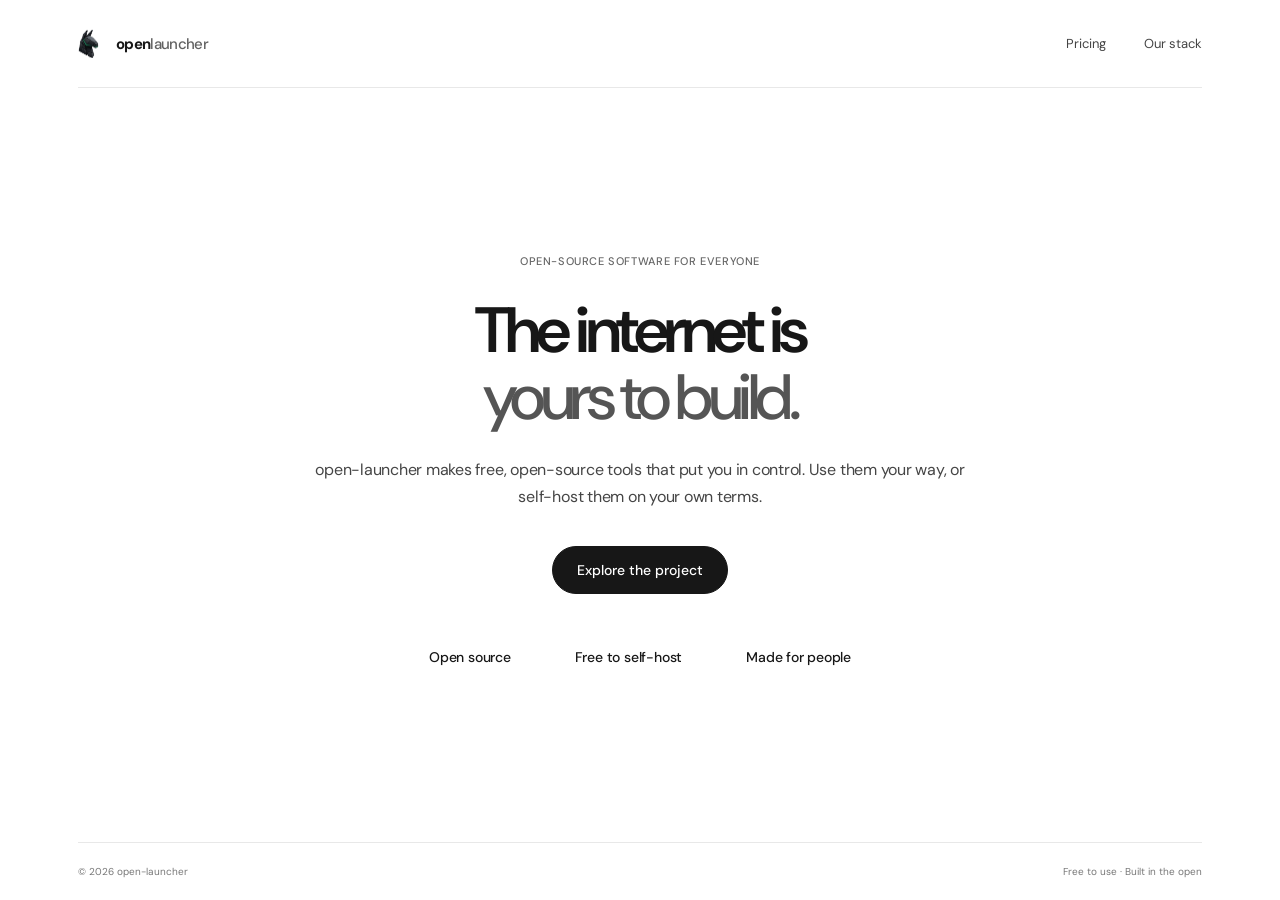
<file: index.html>
<!doctype html>
<html lang="en">
  <head>
    <meta charset="utf-8">
    <meta name="viewport" content="width=device-width, initial-scale=1">
    <meta name="theme-color" content="#ffffff">
    <meta name="description" content="open-launcher makes open-source tools you can run on your own terms. Free to use, free to self-host, and built in the open.">
    <title>open-launcher — Software on your terms</title>
    <link rel="stylesheet" href="styles.css">
  </head>
  <body>
    <main class="page-shell">
      <header class="site-header" aria-label="Site header">
        <a class="wordmark" href="#home" aria-label="Open Launcher home">
          <span class="wordmark-symbol" aria-hidden="true">
            <img src="assets/white-mode-logo.png" alt="">
          </span>
          <span>open<span class="wordmark-light">launcher</span></span>
        </a>
        <nav class="site-nav" aria-label="Primary navigation">
          <a href="pricing.html">Pricing</a>
          <a href="stack.html">Our stack</a>
        </nav>
      </header>

      <section class="hero" id="home" aria-labelledby="hero-title">
        <div class="hero-copy">
          <p class="eyebrow">Open-source software for everyone</p>
          <h1 id="hero-title">The internet is<br><em>yours to build.</em></h1>
          <p class="intro">open-launcher makes free, open-source tools that put you in control. Use them your way, or self-host them on your own terms.</p>
          <a class="primary-button" href="https://github.com/theopenlauncher" target="_blank" rel="noreferrer">Explore the project</a>
          <ul class="principles" aria-label="Open Launcher principles">
            <li>Open source</li>
            <li>Free to self-host</li>
            <li>Made for people</li>
          </ul>
        </div>
      </section>

      <footer class="site-footer">
        <span>© 2026 open-launcher</span>
        <span>Free to use · Built in the open</span>
      </footer>
    </main>
  </body>
</html>
</file>
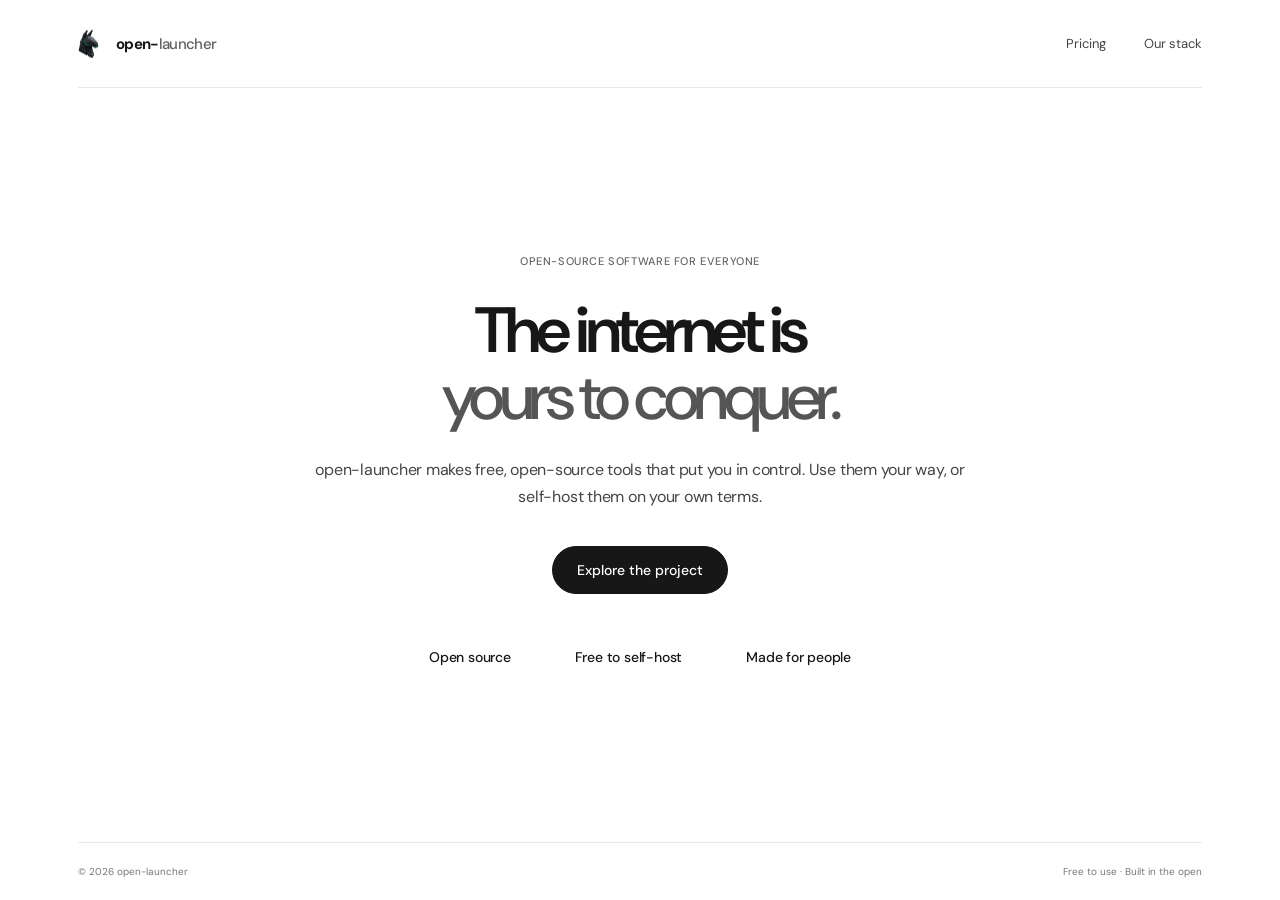
<file: public/index.html>
<!doctype html>
<html lang="en">
  <head>
    <meta charset="utf-8">
    <meta name="viewport" content="width=device-width, initial-scale=1">
    <meta name="theme-color" content="#ffffff">
    <meta name="description" content="open-launcher makes open-source tools you can run on your own terms. Free to use, free to self-host, and built in the open.">
    <title>open-launcher — Software on your terms</title>
    <link rel="stylesheet" href="styles.css">
  </head>
  <body>
    <main class="page-shell">
      <header class="site-header" aria-label="Site header">
        <a class="wordmark" href="#home" aria-label="open-launcher home">
          <span class="wordmark-symbol" aria-hidden="true">
            <img src="assets/white-mode-logo.png" alt="">
          </span>
          <span>open-<span class="wordmark-light">launcher</span></span>
        </a>
        <nav class="site-nav" aria-label="Primary navigation">
          <a href="pricing">Pricing</a>
          <a href="stack">Our stack</a>
        </nav>
      </header>

      <section class="hero" id="home" aria-labelledby="hero-title">
        <div class="hero-copy">
          <p class="eyebrow">Open-source software for everyone</p>
          <h1 id="hero-title">The internet is<br><em>yours to conquer.</em></h1>
          <p class="intro">open-launcher makes free, open-source tools that put you in control. Use them your way, or self-host them on your own terms.</p>
          <a class="primary-button" href="https://github.com/theopenlauncher" target="_blank" rel="noreferrer">Explore the project</a>
          <ul class="principles" aria-label="open-launcher principles">
            <li>Open source</li>
            <li>Free to self-host</li>
            <li>Made for people</li>
          </ul>
        </div>
      </section>

      <footer class="site-footer">
        <span>© 2026 open-launcher</span>
        <span>Free to use · Built in the open</span>
      </footer>
    </main>
  </body>
</html>
</file>
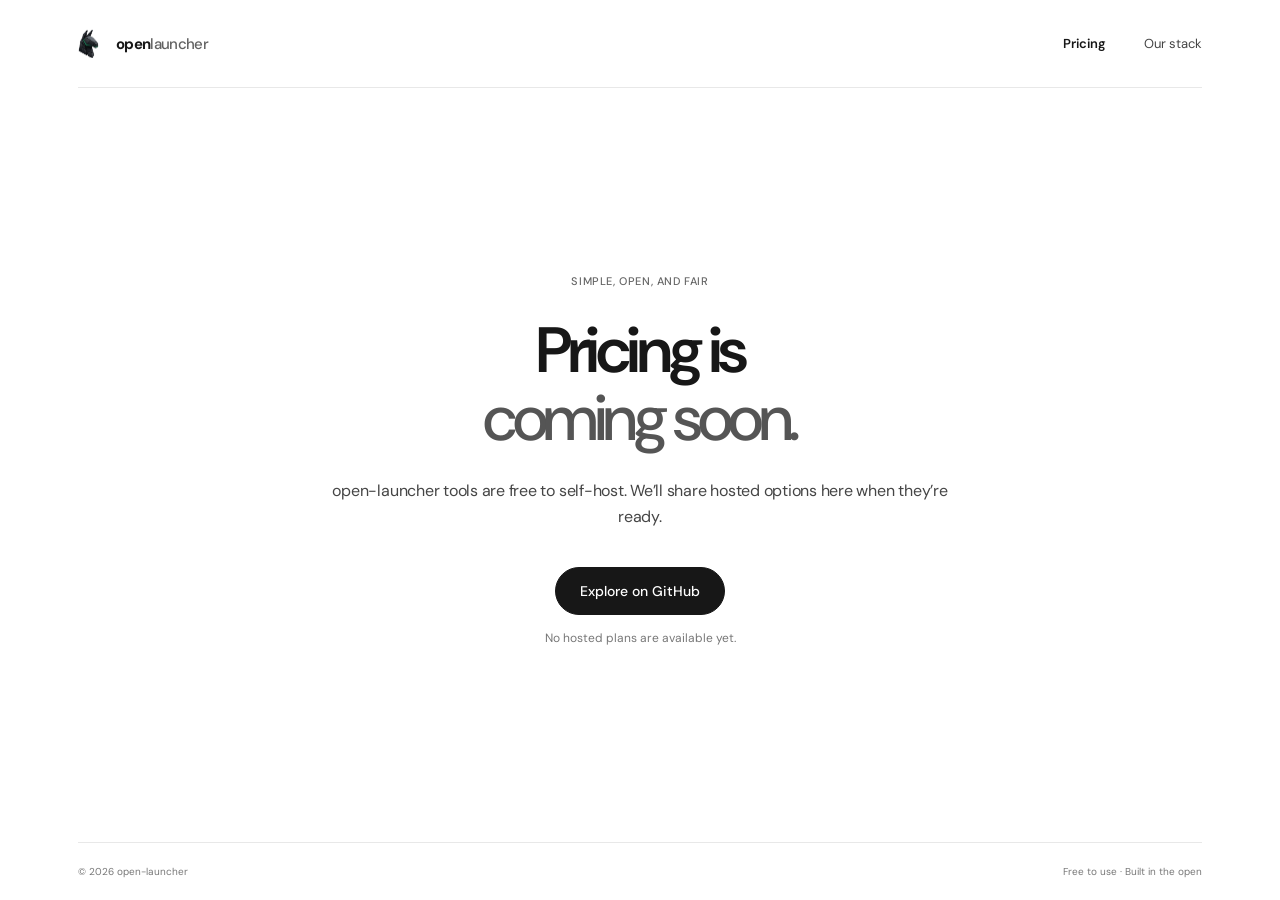
<file: pricing.html>
<!doctype html>
<html lang="en">
  <head>
    <meta charset="utf-8">
    <meta name="viewport" content="width=device-width, initial-scale=1">
    <meta name="theme-color" content="#ffffff">
    <meta name="description" content="open-launcher is free to self-host. Hosted options and pricing are coming soon.">
    <title>Pricing — open-launcher</title>
    <link rel="stylesheet" href="styles.css">
  </head>
  <body>
    <main class="page-shell">
      <header class="site-header" aria-label="Site header">
        <a class="wordmark" href="index.html" aria-label="Open Launcher home">
          <span class="wordmark-symbol" aria-hidden="true"><img src="assets/white-mode-logo.png" alt=""></span>
          <span>open<span class="wordmark-light">launcher</span></span>
        </a>
        <nav class="site-nav" aria-label="Primary navigation">
          <a href="pricing.html" aria-current="page">Pricing</a>
          <a href="stack.html">Our stack</a>
        </nav>
      </header>

      <section class="hero" aria-labelledby="page-title">
        <div class="hero-copy subpage-copy">
          <p class="eyebrow">Simple, open, and fair</p>
          <h1 id="page-title">Pricing is<br><em>coming soon.</em></h1>
          <p class="intro">open-launcher tools are free to self-host. We’ll share hosted options here when they’re ready.</p>
          <a class="primary-button" href="https://github.com/theopenlauncher" target="_blank" rel="noreferrer">Explore on GitHub</a>
          <p class="page-note">No hosted plans are available yet.</p>
        </div>
      </section>

      <footer class="site-footer">
        <span>© 2026 open-launcher</span>
        <span>Free to use · Built in the open</span>
      </footer>
    </main>
  </body>
</html>
</file>
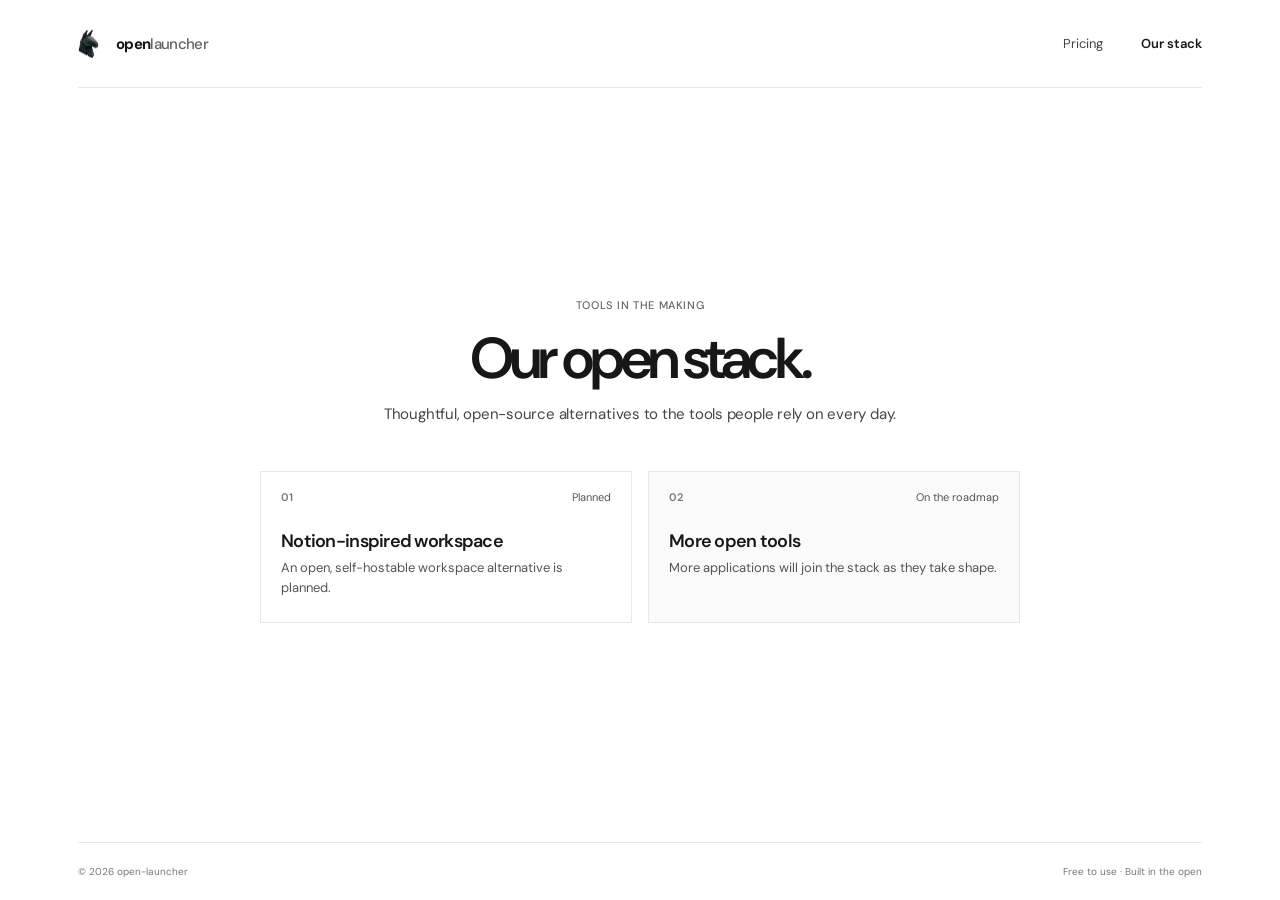
<file: stack.html>
<!doctype html>
<html lang="en">
  <head>
    <meta charset="utf-8">
    <meta name="viewport" content="width=device-width, initial-scale=1">
    <meta name="theme-color" content="#ffffff">
    <meta name="description" content="Explore the open-source alternatives open-launcher is building.">
    <title>Our stack — open-launcher</title>
    <link rel="stylesheet" href="styles.css">
  </head>
  <body>
    <main class="page-shell">
      <header class="site-header" aria-label="Site header">
        <a class="wordmark" href="index.html" aria-label="Open Launcher home">
          <span class="wordmark-symbol" aria-hidden="true"><img src="assets/white-mode-logo.png" alt=""></span>
          <span>open<span class="wordmark-light">launcher</span></span>
        </a>
        <nav class="site-nav" aria-label="Primary navigation">
          <a href="pricing.html">Pricing</a>
          <a href="stack.html" aria-current="page">Our stack</a>
        </nav>
      </header>

      <section class="stack-page" aria-labelledby="page-title">
        <div class="stack-heading">
          <p class="eyebrow">Tools in the making</p>
          <h1 id="page-title">Our open stack.</h1>
          <p class="intro">Thoughtful, open-source alternatives to the tools people rely on every day.</p>
        </div>
        <div class="product-grid" aria-label="Planned applications">
          <article class="product-card">
            <div class="product-card-top"><span class="product-index">01</span><span class="product-status">Planned</span></div>
            <h2>Notion-inspired workspace</h2>
            <p>An open, self-hostable workspace alternative is planned.</p>
          </article>
          <article class="product-card product-card-next">
            <div class="product-card-top"><span class="product-index">02</span><span class="product-status">On the roadmap</span></div>
            <h2>More open tools</h2>
            <p>More applications will join the stack as they take shape.</p>
          </article>
        </div>
      </section>

      <footer class="site-footer">
        <span>© 2026 open-launcher</span>
        <span>Free to use · Built in the open</span>
      </footer>
    </main>
  </body>
</html>
</file>
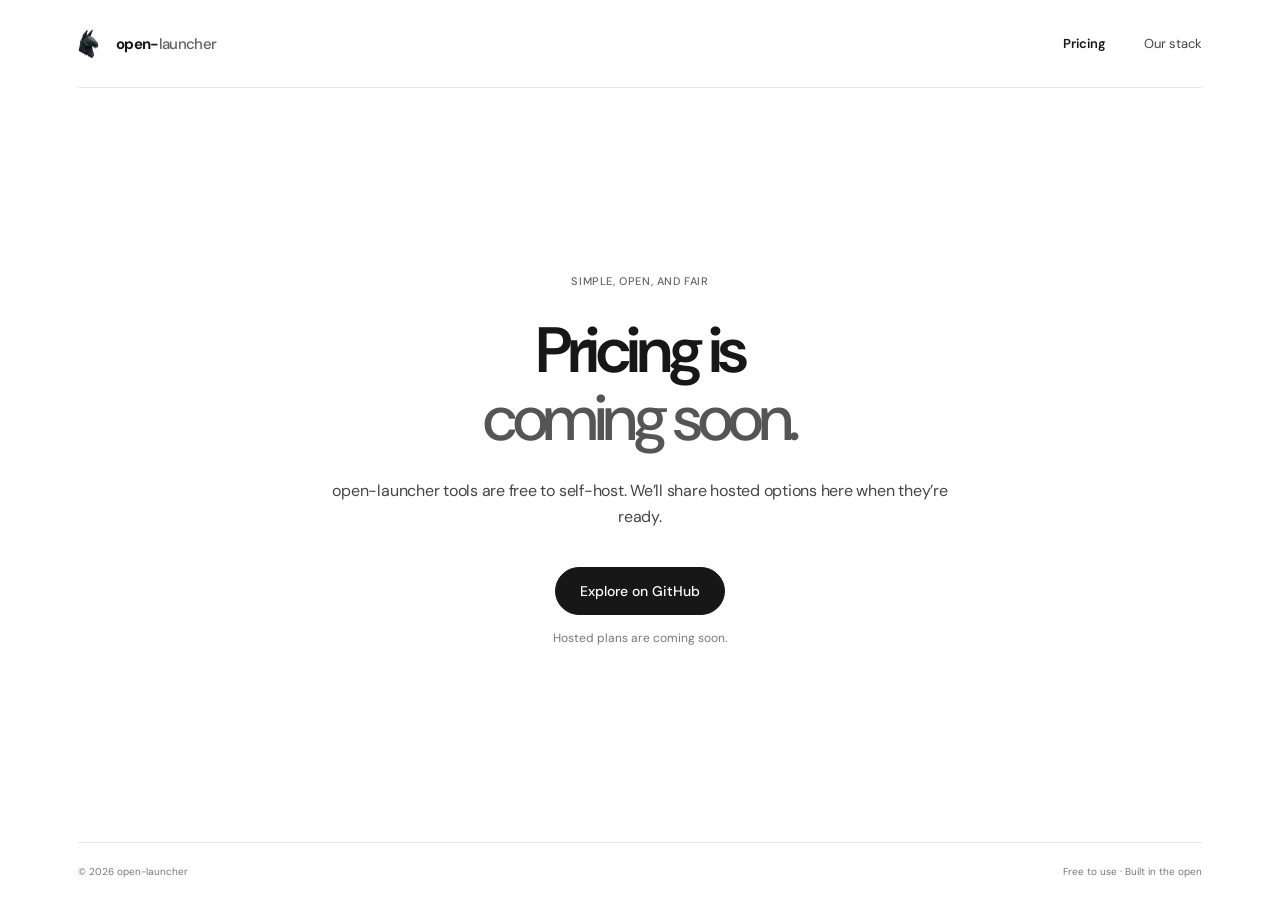
<file: public/pricing.html>
<!doctype html>
<html lang="en">
  <head>
    <meta charset="utf-8">
    <meta name="viewport" content="width=device-width, initial-scale=1">
    <meta name="theme-color" content="#ffffff">
    <meta name="description" content="open-launcher is free to self-host. Hosted options and pricing are coming soon.">
    <title>Pricing — open-launcher</title>
    <link rel="stylesheet" href="styles.css">
  </head>
  <body>
    <main class="page-shell">
      <header class="site-header" aria-label="Site header">
        <a class="wordmark" href="index" aria-label="open-launcher home">
          <span class="wordmark-symbol" aria-hidden="true"><img src="assets/white-mode-logo.png" alt=""></span>
          <span>open-<span class="wordmark-light">launcher</span></span>
        </a>
        <nav class="site-nav" aria-label="Primary navigation">
          <a href="pricing" aria-current="page">Pricing</a>
          <a href="stack">Our stack</a>
        </nav>
      </header>

      <section class="hero" aria-labelledby="page-title">
        <div class="hero-copy subpage-copy">
          <p class="eyebrow">Simple, open, and fair</p>
          <h1 id="page-title">Pricing is<br><em>coming soon.</em></h1>
          <p class="intro">open-launcher tools are free to self-host. We’ll share hosted options here when they’re ready.</p>
          <a class="primary-button" href="https://github.com/theopenlauncher" target="_blank" rel="noreferrer">Explore on GitHub</a>
          <p class="page-note">Hosted plans are coming soon.</p>
        </div>
      </section>

      <footer class="site-footer">
        <span>© 2026 open-launcher</span>
        <span>Free to use · Built in the open</span>
      </footer>
    </main>
  </body>
</html>
</file>
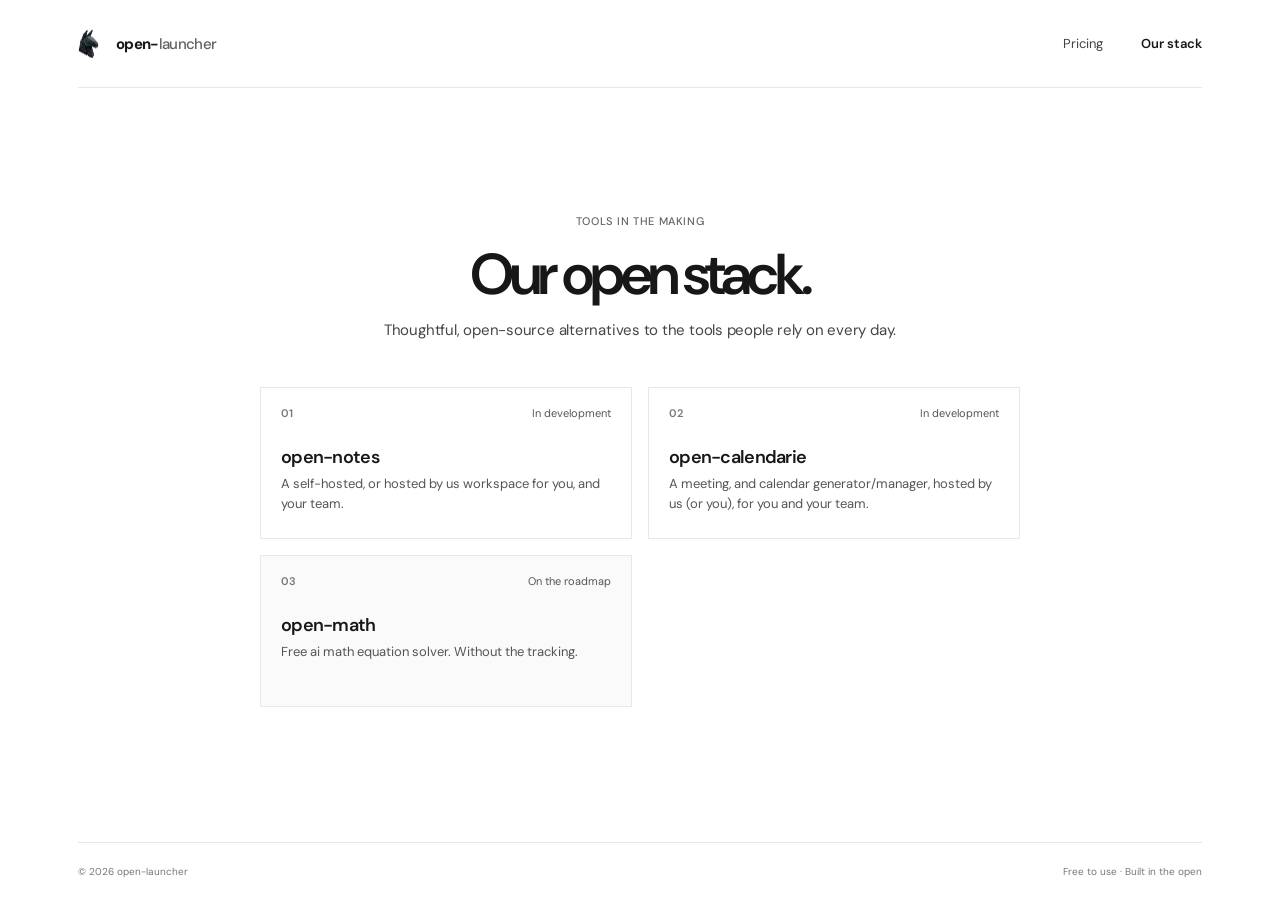
<file: public/stack.html>
<!doctype html>
<html lang="en">
  <head>
    <meta charset="utf-8">
    <meta name="viewport" content="width=device-width, initial-scale=1">
    <meta name="theme-color" content="#ffffff">
    <meta name="description" content="Explore the open-source alternatives open-launcher is building.">
    <title>Our stack — open-launcher</title>
    <link rel="stylesheet" href="styles.css">
  </head>
  <body>
    <main class="page-shell">
      <header class="site-header" aria-label="Site header">
        <a class="wordmark" href="./index" aria-label="open-launcher home">
          <span class="wordmark-symbol" aria-hidden="true"><img src="assets/white-mode-logo.png" alt=""></span>
          <span>open-<span class="wordmark-light">launcher</span></span>
        </a>
        <nav class="site-nav" aria-label="Primary navigation">
          <a href="./pricing">Pricing</a>
          <a href="./stack" aria-current="page">Our stack</a>
        </nav>
      </header>

      <section class="stack-page" aria-labelledby="page-title">
        <div class="stack-heading">
          <p class="eyebrow">Tools in the making</p>
          <h1 id="page-title">Our open stack.</h1>
          <p class="intro">Thoughtful, open-source alternatives to the tools people rely on every day.</p>
        </div>
        <div class="product-grid" aria-label="Planned applications">
          <article class="product-card">
            <div class="product-card-top"><span class="product-index">01</span><span class="product-status">In development</span></div>
            <h2>open-notes</h2>
            <p>A self-hosted, or hosted by us workspace for you, and your team.</p>
          </article>
          <article class="product-card">
            <div class="product-card-top"><span class="product-index">02</span><span class="product-status">In development</span></div>
            <h2>open-calendarie</h2>
            <p>A meeting, and calendar generator/manager, hosted by us (or you), for you and your team.</p>
          </article>
          <article class="product-card product-card-next">
            <div class="product-card-top"><span class="product-index">03</span><span class="product-status">On the roadmap</span></div>
            <h2>open-math</h2>
            <p>Free ai math equation solver. Without the tracking.</p>
          </article>
        </div>
      </section>

      <footer class="site-footer">
        <span>© 2026 open-launcher</span>
        <span>Free to use · Built in the open</span>
      </footer>
    </main>
  </body>
</html>
</file>
<file: styles.css>
@import url('https://fonts.googleapis.com/css2?family=DM+Sans:wght@400;500;600;700&display=swap');

:root {
  color-scheme: light;
  --paper: #ffffff;
  --ink: #171717;
  --muted: #777777;
  --line: #e8e8e8;
  --sans: 'DM Sans', 'Avenir Next', sans-serif;
}

* { box-sizing: border-box; }

html, body { width: 100%; min-width: 320px; height: 100%; margin: 0; }

body {
  overflow: hidden;
  background: var(--paper);
  color: var(--ink);
  font-family: var(--sans);
  -webkit-font-smoothing: antialiased;
}

a { color: inherit; }
a:focus-visible { outline: 2px solid #333333; outline-offset: 5px; }

.page-shell {
  width: 100%;
  height: 100vh;
  height: 100svh;
  padding: 0 clamp(24px, 6.1vw, 96px);
  display: flex;
  flex-direction: column;
}

.site-header, .site-footer { display: flex; align-items: center; justify-content: space-between; }
.site-header { height: 88px; flex: 0 0 88px; border-bottom: 1px solid var(--line); }
.wordmark { display: inline-flex; align-items: center; gap: 11px; text-decoration: none; font: 700 15px var(--sans); letter-spacing: -.045em; }
.wordmark-light { font-weight: 500; color: #626262; }
.wordmark-symbol { position: relative; overflow: hidden; display: inline-block; width: 27px; height: 29px; }
.wordmark-symbol img { position: absolute; width: 85px; max-width: none; left: -32px; top: -8px; }
.site-nav { display: flex; align-items: center; gap: clamp(20px, 3vw, 38px); }
.site-nav a { color: #444444; font-size: 13px; text-decoration: none; }
.site-nav a:hover, .site-nav a[aria-current="page"] { color: var(--ink); }
.site-nav a:hover { text-decoration: underline; text-underline-offset: 4px; }
.site-nav a[aria-current="page"] { font-weight: 600; }

.hero { flex: 1; min-height: 0; display: grid; place-items: center; text-align: center; }
.hero-copy { width: min(100%, 860px); padding: 25px 0 35px; }
.eyebrow { margin: 0 0 clamp(20px, 3.2vh, 34px); color: #666666; font: 500 11px var(--sans); letter-spacing: .055em; text-transform: uppercase; }
h1 { margin: 0; font: 600 clamp(46px, 5vw, 70px)/1.06 var(--sans); letter-spacing: -.07em; }
h1 em { color: #555555; font-style: normal; font-weight: 500; }
.intro { max-width: 650px; margin: clamp(18px, 2.8vh, 28px) auto 0; color: #454545; font-size: clamp(14px, 1.25vw, 17px); line-height: 1.65; letter-spacing: -.015em; }
.primary-button { display: inline-flex; min-height: 48px; align-items: center; justify-content: center; margin-top: clamp(24px, 4vh, 42px); padding: 0 24px; border: 1px solid var(--ink); border-radius: 999px; background: var(--ink); color: #fff; font: 500 14px var(--sans); text-decoration: none; transition: background-color .18s ease, color .18s ease, transform .18s ease; }
.primary-button:hover { background: #3b3b3b; border-color: #3b3b3b; transform: translateY(-2px); }
.principles { display: flex; align-items: center; justify-content: center; gap: clamp(24px, 5vw, 68px); margin: clamp(34px, 6vh, 58px) 0 0; padding: 0; list-style: none; }
.principles li { color: var(--ink); font: 500 clamp(12px, 1.1vw, 14px) var(--sans); letter-spacing: -.015em; }

.site-footer { height: 58px; flex: 0 0 58px; border-top: 1px solid var(--line); color: #777777; font: 10px var(--sans); }

.not-found { flex: 1; min-height: 0; display: grid; place-items: center; text-align: center; }
.not-found-copy { width: min(100%, 700px); padding: 25px 0 35px; }
.not-found-code { margin: 0 0 18px; color: var(--muted); font-size: 11px; font-weight: 500; letter-spacing: .06em; }
.not-found h1 { font-size: clamp(42px, 5vw, 64px); }
.not-found-description { max-width: 440px; margin: 20px auto 0; color: #454545; font-size: clamp(14px, 1.25vw, 17px); line-height: 1.65; }
.not-found .primary-button { margin-top: 32px; }

.subpage-copy { max-width: 760px; }
.page-note { margin: 15px 0 0; color: var(--muted); font-size: 12px; }
.stack-page { flex: 1; min-height: 0; display: flex; flex-direction: column; justify-content: center; padding: 25px 0 34px; }
.stack-heading { text-align: center; }
.stack-heading .eyebrow { margin-bottom: 16px; }
.stack-heading h1 { font-size: clamp(40px, 4.5vw, 62px); }
.stack-heading .intro { margin-top: 13px; font-size: 15px; }
.product-grid { display: grid; grid-template-columns: repeat(2, minmax(0, 1fr)); gap: 16px; width: min(100%, 760px); margin: clamp(28px, 5vh, 46px) auto 0; }
.product-card { min-height: 152px; padding: 18px 20px; border: 1px solid var(--line); background: #ffffff; }
.product-card-top { display: flex; align-items: center; justify-content: space-between; gap: 12px; color: var(--muted); font-size: 11px; }
.product-index { font-weight: 600; }
.product-status { color: #555555; }
.product-card h2 { margin: 25px 0 5px; font-size: 18px; font-weight: 600; letter-spacing: -.04em; }
.product-card p { margin: 0; color: #555555; font-size: 13px; line-height: 1.5; }
.product-card-next { background: #fafafa; }

@media (max-width: 760px) {
  .page-shell { padding-inline: clamp(20px, 6vw, 38px); }
  .site-header { height: 64px; flex-basis: 64px; }
  .site-nav { gap: 18px; }
  .site-nav a { font-size: 12px; }
  .hero-copy { padding: 15px 0 20px; }
  .eyebrow { margin-bottom: 19px; font-size: 9px; }
  h1 { font-size: clamp(42px, 9.2vw, 64px); }
  .intro { margin-top: 17px; max-width: 530px; font-size: 15px; line-height: 1.6; }
  .primary-button { min-height: 48px; margin-top: 23px; }
  .principles { flex-wrap: wrap; gap: 10px 22px; margin-top: 30px; }
  .principles li { font-size: 12px; }
  .site-footer { height: 49px; flex-basis: 49px; font-size: 8px; }
  .not-found-copy { padding: 16px 0 20px; }
  .not-found h1 { font-size: clamp(38px, 9vw, 54px); }
  .not-found-description { margin-top: 15px; font-size: 14px; }
  .not-found .primary-button { margin-top: 23px; }
  .stack-page { padding-block: 18px; }
  .product-grid { gap: 10px; margin-top: 24px; }
  .product-card { min-height: 132px; padding: 14px; }
  .product-card h2 { margin-top: 19px; font-size: 16px; }
  .product-card p { font-size: 12px; }
}

@media (max-width: 390px) {
  .site-nav { gap: 14px; }
  .site-nav a { font-size: 11px; }
  .wordmark { gap: 7px; font-size: 13px; }
  .wordmark-symbol { transform: scale(.88); transform-origin: left center; width: 24px; }
  .eyebrow { font-size: 8px; }
  h1 { font-size: clamp(44px, 11vw, 52px); }
  .principles { column-gap: 15px; }
  .principles li { font-size: 10px; }
}

@media (max-height: 620px) and (min-width: 761px) {
  .site-header { height: 62px; flex-basis: 62px; }
  .site-footer { height: 42px; flex-basis: 42px; }
  .hero-copy { padding-block: 12px; }
  .eyebrow { margin-bottom: 17px; }
  h1 { font-size: clamp(42px, 4.6vw, 62px); }
  .intro { margin-top: 14px; line-height: 1.5; }
  .primary-button { margin-top: 22px; }
  .principles { margin-top: 28px; }
}

@media (max-height: 500px) {
  .site-header { height: 56px; flex-basis: 56px; }
  .site-footer { height: 40px; flex-basis: 40px; }
  .hero-copy { padding-block: 8px; }
  .eyebrow { margin-bottom: 12px; }
  h1 { font-size: clamp(38px, 7vh, 52px); }
  .intro { margin-top: 10px; font-size: 14px; line-height: 1.4; }
  .primary-button { min-height: 42px; margin-top: 14px; }
  .principles { margin-top: 19px; gap: 12px 24px; }
  .principles li { font-size: 12px; }
  .stack-page { padding-block: 10px; }
  .product-grid { margin-top: 16px; gap: 8px; }
  .product-card { min-height: 112px; padding: 11px; }
  .product-card h2 { margin-top: 14px; }
}

@media (prefers-reduced-motion: reduce) {
  *, *::before, *::after { scroll-behavior: auto !important; transition-duration: .01ms !important; animation-duration: .01ms !important; animation-iteration-count: 1 !important; }
}
</file>
<file: public/styles.css>
@import url('https://fonts.googleapis.com/css2?family=DM+Sans:wght@400;500;600;700&display=swap');

:root {
  color-scheme: light;
  --paper: #ffffff;
  --ink: #171717;
  --muted: #777777;
  --line: #e8e8e8;
  --sans: 'DM Sans', 'Avenir Next', sans-serif;
}

* { box-sizing: border-box; }

html, body { width: 100%; min-width: 320px; height: 100%; margin: 0; }

body {
  overflow: hidden;
  background: var(--paper);
  color: var(--ink);
  font-family: var(--sans);
  -webkit-font-smoothing: antialiased;
}

a { color: inherit; }
a:focus-visible { outline: 2px solid #333333; outline-offset: 5px; }

.page-shell {
  width: 100%;
  height: 100vh;
  height: 100svh;
  padding: 0 clamp(24px, 6.1vw, 96px);
  display: flex;
  flex-direction: column;
}

.site-header, .site-footer { display: flex; align-items: center; justify-content: space-between; }
.site-header { height: 88px; flex: 0 0 88px; border-bottom: 1px solid var(--line); }
.wordmark { display: inline-flex; align-items: center; gap: 11px; text-decoration: none; font: 700 15px var(--sans); letter-spacing: -.045em; }
.wordmark-light { font-weight: 500; color: #626262; }
.wordmark-symbol { position: relative; overflow: hidden; display: inline-block; width: 27px; height: 29px; }
.wordmark-symbol img { position: absolute; width: 85px; max-width: none; left: -32px; top: -8px; }
.site-nav { display: flex; align-items: center; gap: clamp(20px, 3vw, 38px); }
.site-nav a { color: #444444; font-size: 13px; text-decoration: none; }
.site-nav a:hover, .site-nav a[aria-current="page"] { color: var(--ink); }
.site-nav a:hover { text-decoration: underline; text-underline-offset: 4px; }
.site-nav a[aria-current="page"] { font-weight: 600; }

.hero { flex: 1; min-height: 0; display: grid; place-items: center; text-align: center; }
.hero-copy { width: min(100%, 860px); padding: 25px 0 35px; }
.eyebrow { margin: 0 0 clamp(20px, 3.2vh, 34px); color: #666666; font: 500 11px var(--sans); letter-spacing: .055em; text-transform: uppercase; }
h1 { margin: 0; font: 600 clamp(46px, 5vw, 70px)/1.06 var(--sans); letter-spacing: -.07em; }
h1 em { color: #555555; font-style: normal; font-weight: 500; }
.intro { max-width: 650px; margin: clamp(18px, 2.8vh, 28px) auto 0; color: #454545; font-size: clamp(14px, 1.25vw, 17px); line-height: 1.65; letter-spacing: -.015em; }
.primary-button { display: inline-flex; min-height: 48px; align-items: center; justify-content: center; margin-top: clamp(24px, 4vh, 42px); padding: 0 24px; border: 1px solid var(--ink); border-radius: 999px; background: var(--ink); color: #fff; font: 500 14px var(--sans); text-decoration: none; transition: background-color .18s ease, color .18s ease, transform .18s ease; }
.primary-button:hover { background: #3b3b3b; border-color: #3b3b3b; transform: translateY(-2px); }
.principles { display: flex; align-items: center; justify-content: center; gap: clamp(24px, 5vw, 68px); margin: clamp(34px, 6vh, 58px) 0 0; padding: 0; list-style: none; }
.principles li { color: var(--ink); font: 500 clamp(12px, 1.1vw, 14px) var(--sans); letter-spacing: -.015em; }

.site-footer { height: 58px; flex: 0 0 58px; border-top: 1px solid var(--line); color: #777777; font: 10px var(--sans); }

.not-found { flex: 1; min-height: 0; display: grid; place-items: center; text-align: center; }
.not-found-copy { width: min(100%, 700px); padding: 25px 0 35px; }
.not-found-code { margin: 0 0 18px; color: var(--muted); font-size: 11px; font-weight: 500; letter-spacing: .06em; }
.not-found h1 { font-size: clamp(42px, 5vw, 64px); }
.not-found-description { max-width: 440px; margin: 20px auto 0; color: #454545; font-size: clamp(14px, 1.25vw, 17px); line-height: 1.65; }
.not-found .primary-button { margin-top: 32px; }

.subpage-copy { max-width: 760px; }
.page-note { margin: 15px 0 0; color: var(--muted); font-size: 12px; }
.stack-page { flex: 1; min-height: 0; display: flex; flex-direction: column; justify-content: center; padding: 25px 0 34px; }
.stack-heading { text-align: center; }
.stack-heading .eyebrow { margin-bottom: 16px; }
.stack-heading h1 { font-size: clamp(40px, 4.5vw, 62px); }
.stack-heading .intro { margin-top: 13px; font-size: 15px; }
.product-grid { display: grid; grid-template-columns: repeat(2, minmax(0, 1fr)); gap: 16px; width: min(100%, 760px); margin: clamp(28px, 5vh, 46px) auto 0; }
.product-card { min-height: 152px; padding: 18px 20px; border: 1px solid var(--line); background: #ffffff; }
.product-card-top { display: flex; align-items: center; justify-content: space-between; gap: 12px; color: var(--muted); font-size: 11px; }
.product-index { font-weight: 600; }
.product-status { color: #555555; }
.product-card h2 { margin: 25px 0 5px; font-size: 18px; font-weight: 600; letter-spacing: -.04em; }
.product-card p { margin: 0; color: #555555; font-size: 13px; line-height: 1.5; }
.product-card-next { background: #fafafa; }

@media (max-width: 760px) {
  .page-shell { padding-inline: clamp(20px, 6vw, 38px); }
  .site-header { height: 64px; flex-basis: 64px; }
  .site-nav { gap: 18px; }
  .site-nav a { font-size: 12px; }
  .hero-copy { padding: 15px 0 20px; }
  .eyebrow { margin-bottom: 19px; font-size: 9px; }
  h1 { font-size: clamp(42px, 9.2vw, 64px); }
  .intro { margin-top: 17px; max-width: 530px; font-size: 15px; line-height: 1.6; }
  .primary-button { min-height: 48px; margin-top: 23px; }
  .principles { flex-wrap: wrap; gap: 10px 22px; margin-top: 30px; }
  .principles li { font-size: 12px; }
  .site-footer { height: 49px; flex-basis: 49px; font-size: 8px; }
  .not-found-copy { padding: 16px 0 20px; }
  .not-found h1 { font-size: clamp(38px, 9vw, 54px); }
  .not-found-description { margin-top: 15px; font-size: 14px; }
  .not-found .primary-button { margin-top: 23px; }
  .stack-page { padding-block: 18px; }
  .product-grid { gap: 10px; margin-top: 24px; }
  .product-card { min-height: 132px; padding: 14px; }
  .product-card h2 { margin-top: 19px; font-size: 16px; }
  .product-card p { font-size: 12px; }
}

@media (max-width: 390px) {
  .site-nav { gap: 14px; }
  .site-nav a { font-size: 11px; }
  .wordmark { gap: 7px; font-size: 13px; }
  .wordmark-symbol { transform: scale(.88); transform-origin: left center; width: 24px; }
  .eyebrow { font-size: 8px; }
  h1 { font-size: clamp(44px, 11vw, 52px); }
  .principles { column-gap: 15px; }
  .principles li { font-size: 10px; }
}

@media (max-height: 620px) and (min-width: 761px) {
  .site-header { height: 62px; flex-basis: 62px; }
  .site-footer { height: 42px; flex-basis: 42px; }
  .hero-copy { padding-block: 12px; }
  .eyebrow { margin-bottom: 17px; }
  h1 { font-size: clamp(42px, 4.6vw, 62px); }
  .intro { margin-top: 14px; line-height: 1.5; }
  .primary-button { margin-top: 22px; }
  .principles { margin-top: 28px; }
}

@media (max-height: 500px) {
  .site-header { height: 56px; flex-basis: 56px; }
  .site-footer { height: 40px; flex-basis: 40px; }
  .hero-copy { padding-block: 8px; }
  .eyebrow { margin-bottom: 12px; }
  h1 { font-size: clamp(38px, 7vh, 52px); }
  .intro { margin-top: 10px; font-size: 14px; line-height: 1.4; }
  .primary-button { min-height: 42px; margin-top: 14px; }
  .principles { margin-top: 19px; gap: 12px 24px; }
  .principles li { font-size: 12px; }
  .stack-page { padding-block: 10px; }
  .product-grid { margin-top: 16px; gap: 8px; }
  .product-card { min-height: 112px; padding: 11px; }
  .product-card h2 { margin-top: 14px; }
}

@media (prefers-reduced-motion: reduce) {
  *, *::before, *::after { scroll-behavior: auto !important; transition-duration: .01ms !important; animation-duration: .01ms !important; animation-iteration-count: 1 !important; }
}
</file>
